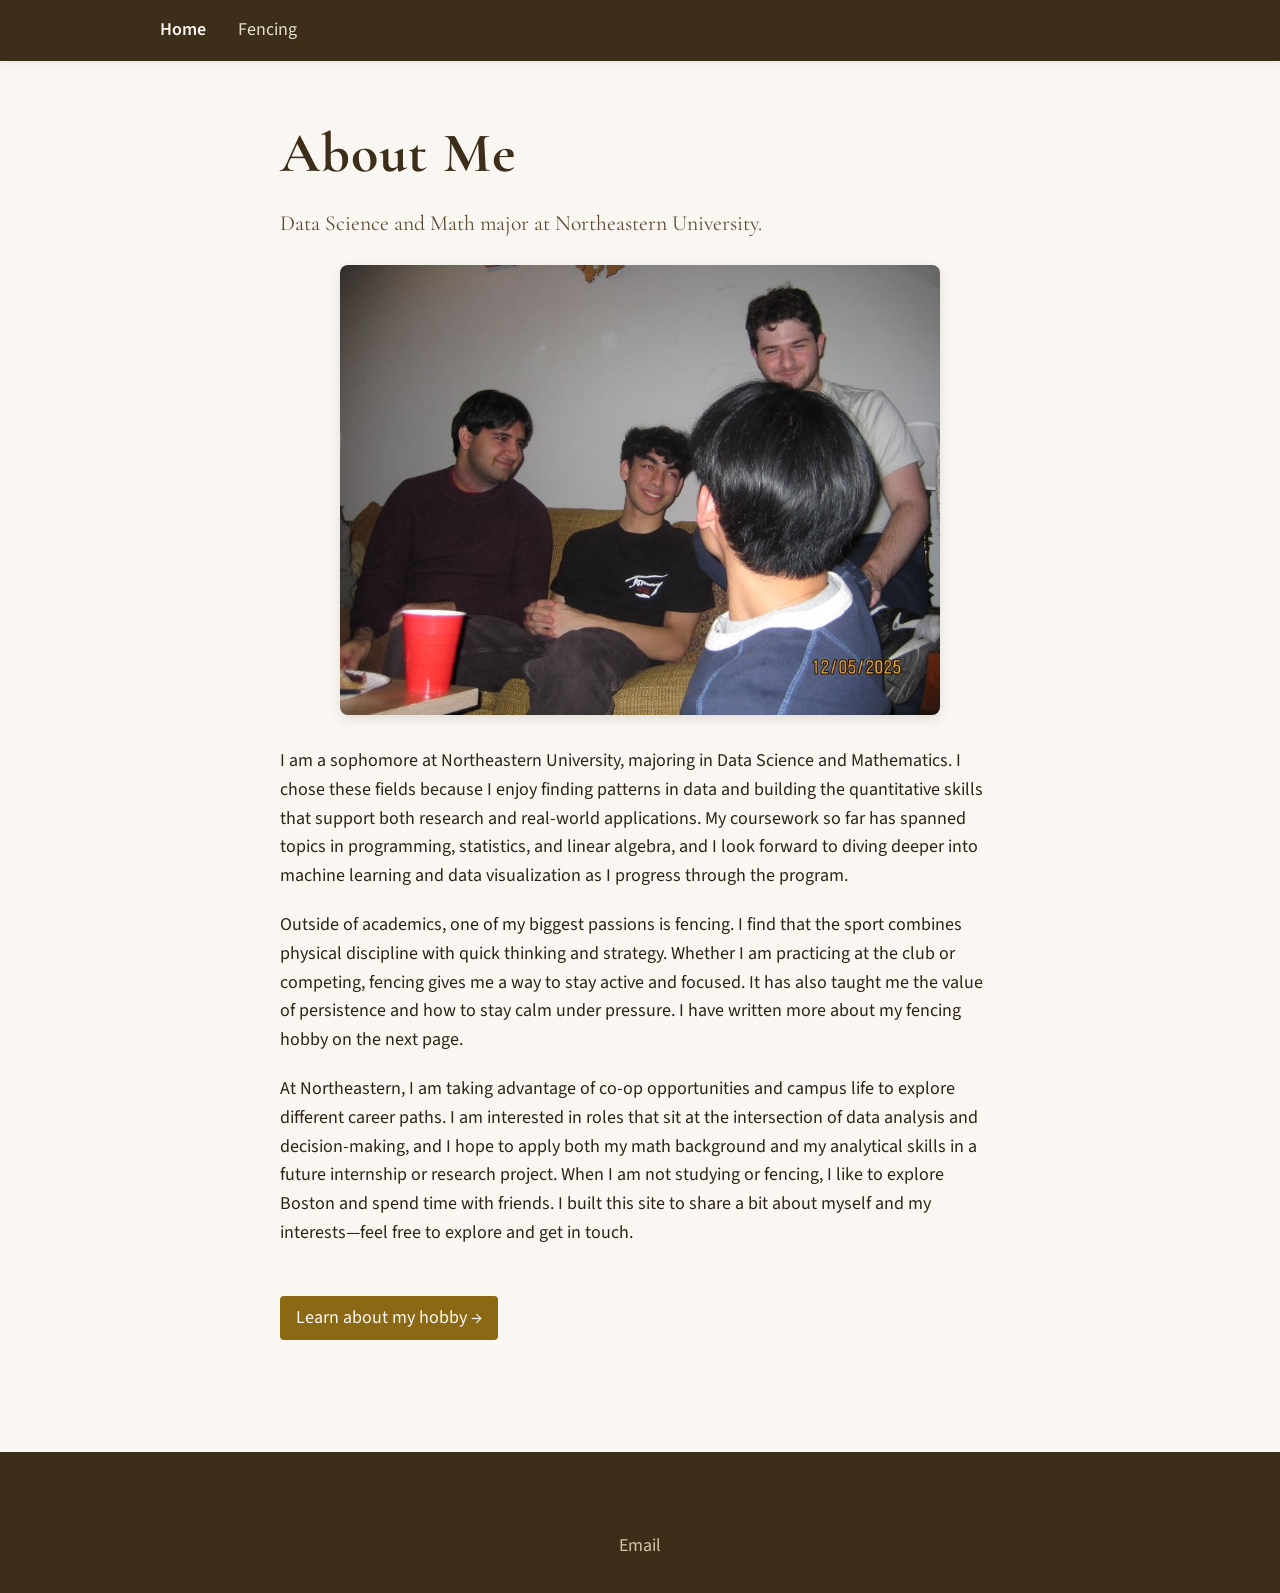
<file: index.html>
<!DOCTYPE html>
<html lang="en">
<head>
  <meta charset="UTF-8">
  <meta name="viewport" content="width=device-width, initial-scale=1.0">
  <title>About Me | My Website</title>
  <link rel="stylesheet" href="styles.css">
  <link rel="preconnect" href="https://fonts.googleapis.com">
  <link rel="preconnect" href="https://fonts.gstatic.com" crossorigin>
  <link href="https://fonts.googleapis.com/css2?family=Cormorant+Garamond:wght@400;600;700&family=Source+Sans+3:wght@400;500;600&display=swap" rel="stylesheet">
</head>
<body>
  <header class="site-header">
    <nav class="main-nav">
      <a href="index.html" class="nav-link active">Home</a>
      <a href="learn-more.html" class="nav-link">Fencing</a>
    </nav>
  </header>

  <main class="home-main">
    <h1 class="main-heading">About Me</h1>
    <p class="tagline">Data Science and Math major at Northeastern University.</p>

    <img src="IMG_4862_Original.jpg" alt="Me with friends" class="content-image">

    <div class="prose">
      <p>I am a sophomore at Northeastern University, majoring in Data Science and Mathematics. I chose these fields because I enjoy finding patterns in data and building the quantitative skills that support both research and real-world applications. My coursework so far has spanned topics in programming, statistics, and linear algebra, and I look forward to diving deeper into machine learning and data visualization as I progress through the program.</p>
      <p>Outside of academics, one of my biggest passions is fencing. I find that the sport combines physical discipline with quick thinking and strategy. Whether I am practicing at the club or competing, fencing gives me a way to stay active and focused. It has also taught me the value of persistence and how to stay calm under pressure. I have written more about my fencing hobby on the next page.</p>
      <p>At Northeastern, I am taking advantage of co-op opportunities and campus life to explore different career paths. I am interested in roles that sit at the intersection of data analysis and decision-making, and I hope to apply both my math background and my analytical skills in a future internship or research project. When I am not studying or fencing, I like to explore Boston and spend time with friends. I built this site to share a bit about myself and my interests—feel free to explore and get in touch.</p>
    </div>
    <a href="learn-more.html" class="cta-link">Learn about my hobby →</a>
  </main>

  <footer class="site-footer">
    <section class="contact-section">
      <h2 class="contact-heading">Contact</h2>
      <ul class="contact-links">
        <li><a href="mailto:ekamhbhatia@gmail.com">Email</a></li>
      </ul>
    </section>
  </footer>
</body>
</html>
</file>
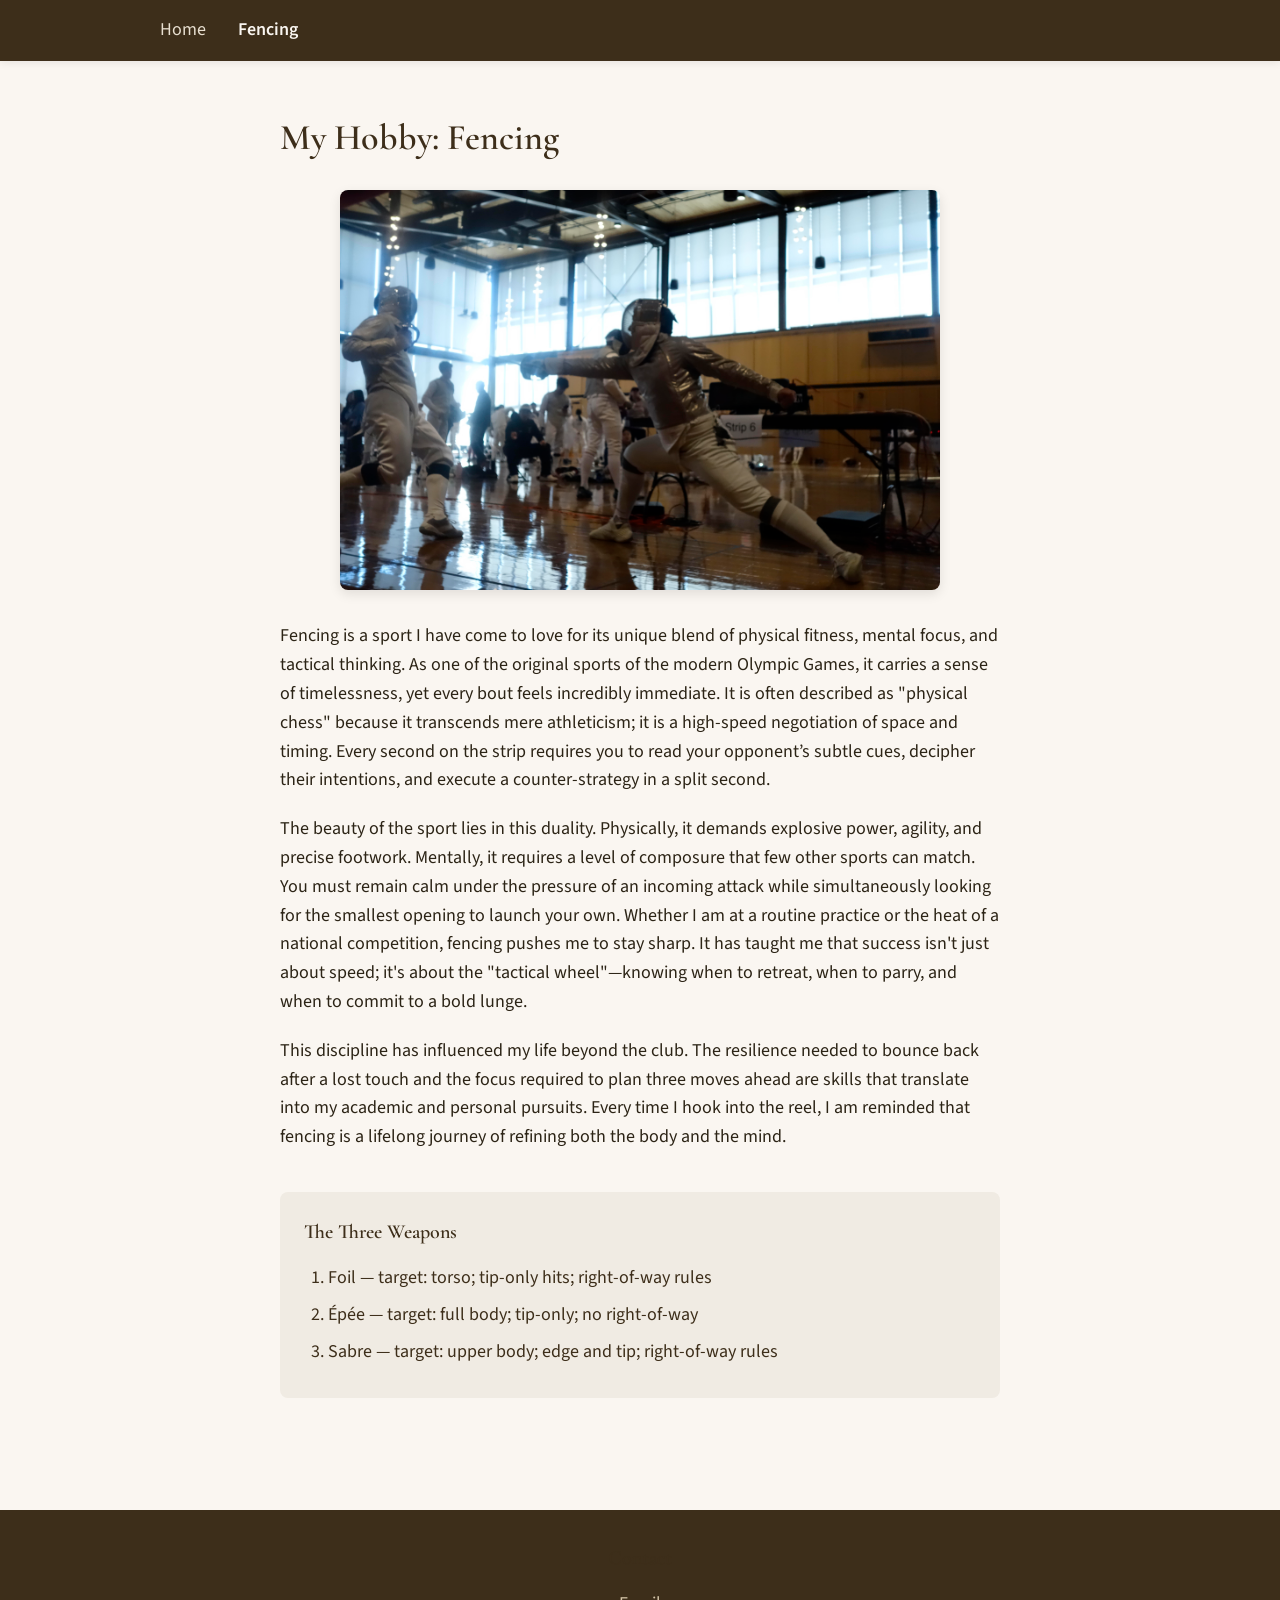
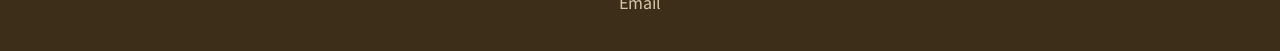
<file: learn-more.html>
<!DOCTYPE html>
<html lang="en">
<head>
  <meta charset="UTF-8">
  <meta name="viewport" content="width=device-width, initial-scale=1.0">
  <title>My Hobby: Fencing | My Website</title>
  <link rel="stylesheet" href="styles.css">
  <link rel="preconnect" href="https://fonts.googleapis.com">
  <link rel="preconnect" href="https://fonts.gstatic.com" crossorigin>
  <link href="https://fonts.googleapis.com/css2?family=Cormorant+Garamond:wght@400;600;700&family=Source+Sans+3:wght@400;500;600&display=swap" rel="stylesheet">
</head>
<body>
  <header class="site-header">
    <nav class="main-nav">
      <a href="index.html" class="nav-link">Home</a>
      <a href="learn-more.html" class="nav-link active">Fencing</a>
    </nav>
  </header>

  <main class="page-main">
    <h2 class="page-heading">My Hobby: Fencing</h2>

    <img src="unnamed.jpg" alt="Two fencers in a bout on the strip" class="content-image">

    <div class="prose">
      <p>Fencing is a sport I have come to love for its unique blend of physical fitness, mental focus, and tactical thinking. As one of the original sports of the modern Olympic Games, it carries a sense of timelessness, yet every bout feels incredibly immediate. It is often described as "physical chess" because it transcends mere athleticism; it is a high-speed negotiation of space and timing. Every second on the strip requires you to read your opponent’s subtle cues, decipher their intentions, and execute a counter-strategy in a split second.</p>
      <p>The beauty of the sport lies in this duality. Physically, it demands explosive power, agility, and precise footwork. Mentally, it requires a level of composure that few other sports can match. You must remain calm under the pressure of an incoming attack while simultaneously looking for the smallest opening to launch your own. Whether I am at a routine practice or the heat of a national competition, fencing pushes me to stay sharp. It has taught me that success isn't just about speed; it's about the "tactical wheel"—knowing when to retreat, when to parry, and when to commit to a bold lunge.</p>
      <p>This discipline has influenced my life beyond the club. The resilience needed to bounce back after a lost touch and the focus required to plan three moves ahead are skills that translate into my academic and personal pursuits. Every time I hook into the reel, I am reminded that fencing is a lifelong journey of refining both the body and the mind.</p>
    </div>

    <section class="list-section">
      <h3 class="list-heading">The Three Weapons</h3>
      <ol class="content-list">
        <li>Foil — target: torso; tip-only hits; right-of-way rules</li>
        <li>Épée — target: full body; tip-only; no right-of-way</li>
        <li>Sabre — target: upper body; edge and tip; right-of-way rules</li>
      </ol>
    </section>
  </main>

  <footer class="site-footer">
    <section class="contact-section">
      <h2 class="contact-heading">Contact</h2>
      <ul class="contact-links">
        <li><a href="mailto:ekamhbhatia@gmail.com">Email</a></li>
      </ul>
    </section>
  </footer>
</body>
</html>
</file>
<file: styles.css>
/* Custom typography */
body {
  font-family: 'Source Sans 3', sans-serif;
  font-size: 18px;
  line-height: 1.6;
  color: #2c2416;
  background-color: #faf6f1;
  margin: 0;
  padding: 0;
}

.main-heading {
  font-family: 'Cormorant Garamond', serif;
  font-weight: 700;
  font-size: clamp(2.25rem, 5vw, 3.5rem);
  color: #3d2e1a;
  margin: 0 0 0.5rem 0;
  letter-spacing: 0.02em;
}

.page-heading {
  font-family: 'Cormorant Garamond', serif;
  font-weight: 600;
  font-size: clamp(1.75rem, 4vw, 2.25rem);
  color: #3d2e1a;
  margin: 0 0 1.5rem 0;
}

h2.contact-heading,
h3.list-heading {
  font-family: 'Cormorant Garamond', serif;
  font-weight: 600;
  font-size: 1.25rem;
  color: #3d2e1a;
}

/* Cohesive color scheme */
a {
  color: #8b6914;
  text-decoration: none;
  transition: color 0.2s ease;
}

a:hover {
  color: #6b5010;
}

.nav-link.active {
  color: #6b5010;
  font-weight: 600;
}

.cta-link {
  display: inline-block;
  margin-top: 1rem;
  padding: 0.5rem 1rem;
  background-color: #8b6914;
  color: #faf6f1 !important;
  border-radius: 4px;
}

.cta-link:hover {
  background-color: #6b5010;
}

/* Layout: header and navigation */
.site-header {
  background-color: #3d2e1a;
  padding: 1rem 2rem;
  box-shadow: 0 2px 8px rgba(0, 0, 0, 0.08);
}

.main-nav {
  max-width: 960px;
  margin: 0 auto;
  display: flex;
  gap: 2rem;
}

.main-nav .nav-link {
  color: #e8dfd0;
}

.main-nav .nav-link:hover,
.main-nav .nav-link.active {
  color: #faf6f1;
}

/* Layout: main content - margins and padding */
.home-main,
.page-main {
  max-width: 720px;
  margin: 0 auto;
  padding: 3rem 2rem 4rem;
}

.home-main .tagline {
  font-family: 'Cormorant Garamond', serif;
  font-size: 1.35rem;
  color: #5c4a32;
  margin: 0 0 1.5rem 0;
}

.home-main p {
  margin: 0 0 1rem 0;
}

/* Page content spacing and alignment */
.prose {
  margin: 2rem 0;
}

.prose p {
  margin: 0 0 1.25rem 0;
  text-align: left;
}

.content-image {
  width: 100%;
  max-width: 600px;
  height: auto;
  border-radius: 8px;
  display: block;
  margin: 0 auto 2rem;
  box-shadow: 0 4px 12px rgba(0, 0, 0, 0.1);
}

.list-section {
  margin-top: 2.5rem;
  padding: 1.5rem;
  background-color: #f0ebe3;
  border-radius: 8px;
}

.list-heading {
  margin: 0 0 1rem 0;
}

.content-list {
  margin: 0;
  padding-left: 1.5rem;
  color: #3d2e1a;
}

.content-list li {
  margin-bottom: 0.5rem;
}

/* Footer and contact section */
.site-footer {
  background-color: #3d2e1a;
  color: #e8dfd0;
  padding: 2rem;
  margin-top: 3rem;
}

.contact-section {
  max-width: 960px;
  margin: 0 auto;
  text-align: center;
}

.contact-heading {
  color: #faf6f1;
  margin: 0 0 1rem 0;
}

.contact-links {
  list-style: none;
  margin: 0;
  padding: 0;
  display: flex;
  justify-content: center;
  gap: 1.5rem;
  flex-wrap: wrap;
}

.contact-links a {
  color: #d4c4a8;
}

.contact-links a:hover {
  color: #faf6f1;
}
</file>
